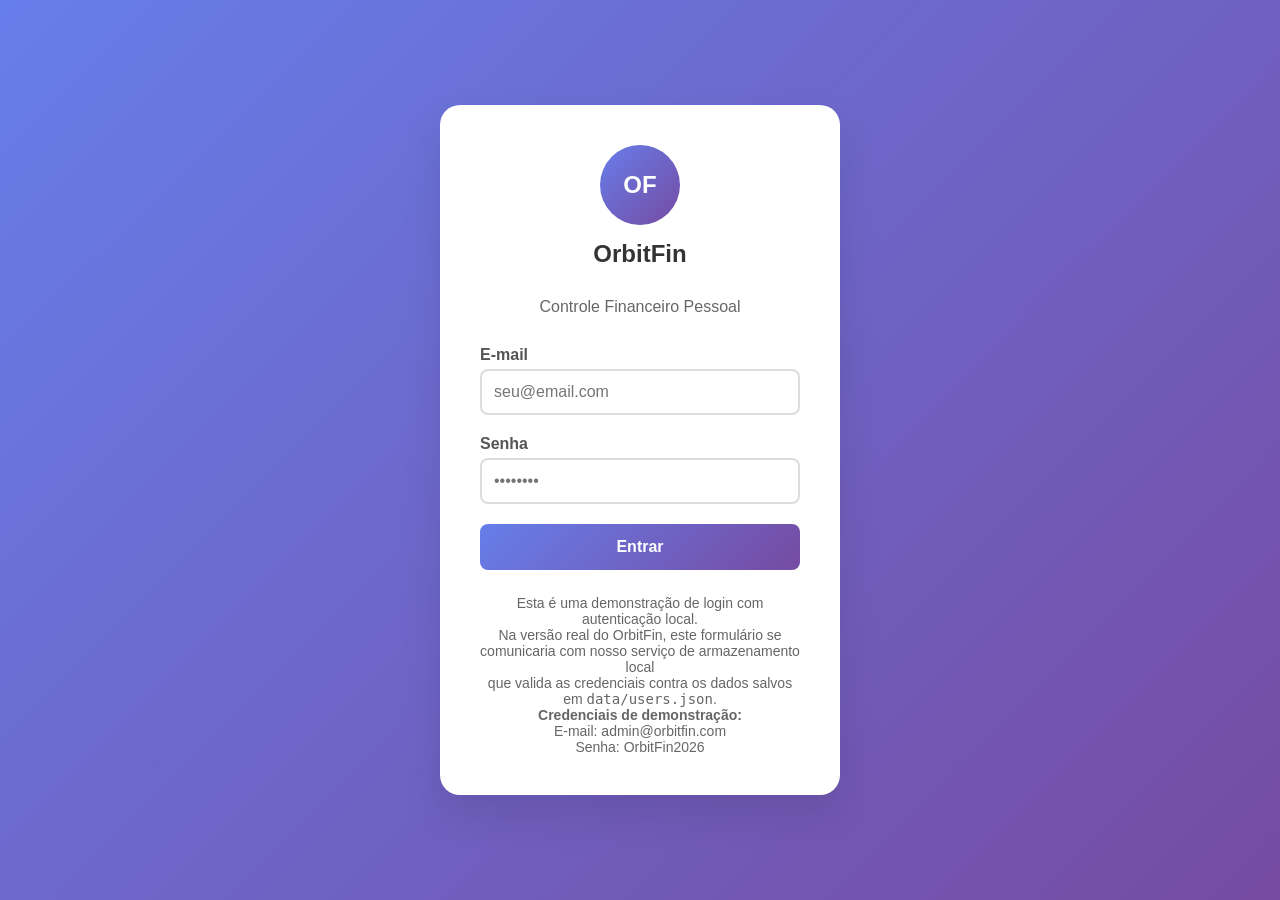
<file: 4/login.html>
<!DOCTYPE html>
<html lang="pt-BR">
<head>
    <meta charset="UTF-8">
    <meta name="viewport" content="width=device-width, initial-scale=1.0">
    <title>OrbitFin - Login</title>
    <style>
        * {
            margin: 0;
            padding: 0;
            box-sizing: border-box;
        }
        
        body {
            font-family: 'Segoe UI', Tahoma, Geneva, Verdana, sans-serif;
            background: linear-gradient(135deg, #667eea 0%, #764ba2 100%);
            min-height: 100vh;
            display: flex;
            justify-content: center;
            align-items: center;
            padding: 20px;
        }
        
        .login-container {
            background: white;
            border-radius: 20px;
            box-shadow: 0 20px 40px rgba(0,0,0,0.1);
            width: 100%;
            max-width: 400px;
            padding: 40px;
        }
        
        h2 {
            text-align: center;
            color: #333;
            margin-bottom: 30px;
        }
        
        .form-group {
            margin-bottom: 20px;
        }
        
        label {
            display: block;
            margin-bottom: 5px;
            font-weight: 600;
            color: #555;
        }
        
        input {
            width: 100%;
            padding: 12px;
            border: 2px solid #ddd;
            border-radius: 8px;
            font-size: 16px;
            transition: border-color 0.3s;
        }
        
        input:focus {
            outline: none;
            border-color: #667eea;
        }
        
        button {
            width: 100%;
            padding: 14px;
            background: linear-gradient(135deg, #667eea 0%, #764ba2 100%);
            color: white;
            border: none;
            border-radius: 8px;
            font-size: 16px;
            font-weight: 600;
            cursor: pointer;
            transition: transform 0.2s;
        }
        
        button:hover {
            transform: translateY(-2px);
        }
        
        button:active {
            transform: translateY(0);
        }
        
        .message {
            margin-top: 15px;
            padding: 12px;
            border-radius: 8px;
            text-align: center;
            font-weight: 500;
        }
        
        .success {
            background-color: #d4edda;
            color: #155724;
            border: 1px solid #c3e6cb;
        }
        
        .error {
            background-color: #f8d7da;
            color: #721c24;
            border: 1px solid #f5c6cb;
        }
        
        .info-text {
            text-align: center;
            margin-top: 25px;
            color: #666;
            font-size: 14px;
        }
        
        .logo {
            text-align: center;
            margin-bottom: 30px;
        }
        
        .logo-img {
            width: 80px;
            height: 80px;
            background: linear-gradient(135deg, #667eea 0%, #764ba2 100%);
            border-radius: 50%;
            display: flex;
            align-items: center;
            justify-content: center;
            margin: 0 auto 15px;
        }
        
        .logo-img span {
            color: white;
            font-size: 24px;
            font-weight: bold;
        }
    </style>
</head>
<body>
    <div class="login-container">
        <div class="logo">
            <div class="logo-img">
                <span>OF</span>
            </div>
            <h2>OrbitFin</h2>
            <p style="text-align: center; color: #666; margin-bottom: 20px;">
                Controle Financeiro Pessoal
            </p>
        </div>
        
        <div id="message"></div>
        
        <form id="loginForm">
            <div class="form-group">
                <label for="email">E-mail</label>
                <input type="email" id="email" name="email" required placeholder="seu@email.com">
            </div>
            
            <div class="form-group">
                <label for="password">Senha</label>
                <input type="password" id="password" name="password" required placeholder="••••••••">
            </div>
            
            <button type="submit">Entrar</button>
        </form>
        
        <div class="info-text">
            <p>Esta é uma demonstração de login com autenticação local.</p>
            <p>Na versão real do OrbitFin, este formulário se comunicaria com nosso serviço de armazenamento local</p>
            <p>que valida as credenciais contra os dados salvos em <code>data/users.json</code>.</p>
            <p><strong>Credenciais de demonstração:</strong><br>
            E-mail: admin@orbitfin.com<br>
            Senha: OrbitFin2026</p>
        </div>
    </div>

    <script>
        // Simulação de autenticação local (para demonstração)
        // Na versão real, isso seria feito através de chamadas ao backend Python/Streamlit
        
        document.getElementById('loginForm').addEventListener('submit', function(e) {
            e.preventDefault();
            
            const email = document.getElementById('email').value.trim();
            const password = document.getElementById('password').value;
            const messageDiv = document.getElementById('message');
            
            // Reset message
            messageDiv.className = 'message';
            messageDiv.textContent = 'Autenticando...';
            
            // Simular delay de autenticação
            setTimeout(() => {
                // Credenciais de demonstração (mesmas usadas no nosso local storage)
                const demoEmail = 'admin@orbitfin.com';
                const demoPassword = 'OrbitFin2026';
                
                if (email === demoEmail && password === demoPassword) {
                    messageDiv.className = 'message success';
                    messageDiv.textContent = 'Login successful! Redirecting...';
                    
                    // Simular redirect (na versão real, isso iria para o app Streamlit)
                    setTimeout(() => {
                        window.location.href = '../app.py'; // Isso não funcionaria em HTML puro, é apenas conceitual
                    }, 1500);
                } else {
                    messageDiv.className = 'message error';
                    messageDiv.textContent = 'Invalid email or password. Please try again.';
                    
                    // Limpar campo de senha por segurança
                    document.getElementById('password').value = '';
                }
            }, 1000);
        });
        
        // Permitir submeter com Enter
        document.getElementById('password').addEventListener('keypress', function(e) {
            if (e.key === 'Enter') {
                document.getElementById('loginForm').dispatchEvent(new Event('submit'));
            }
        });
    </script>
</body>
</html>
</file>
